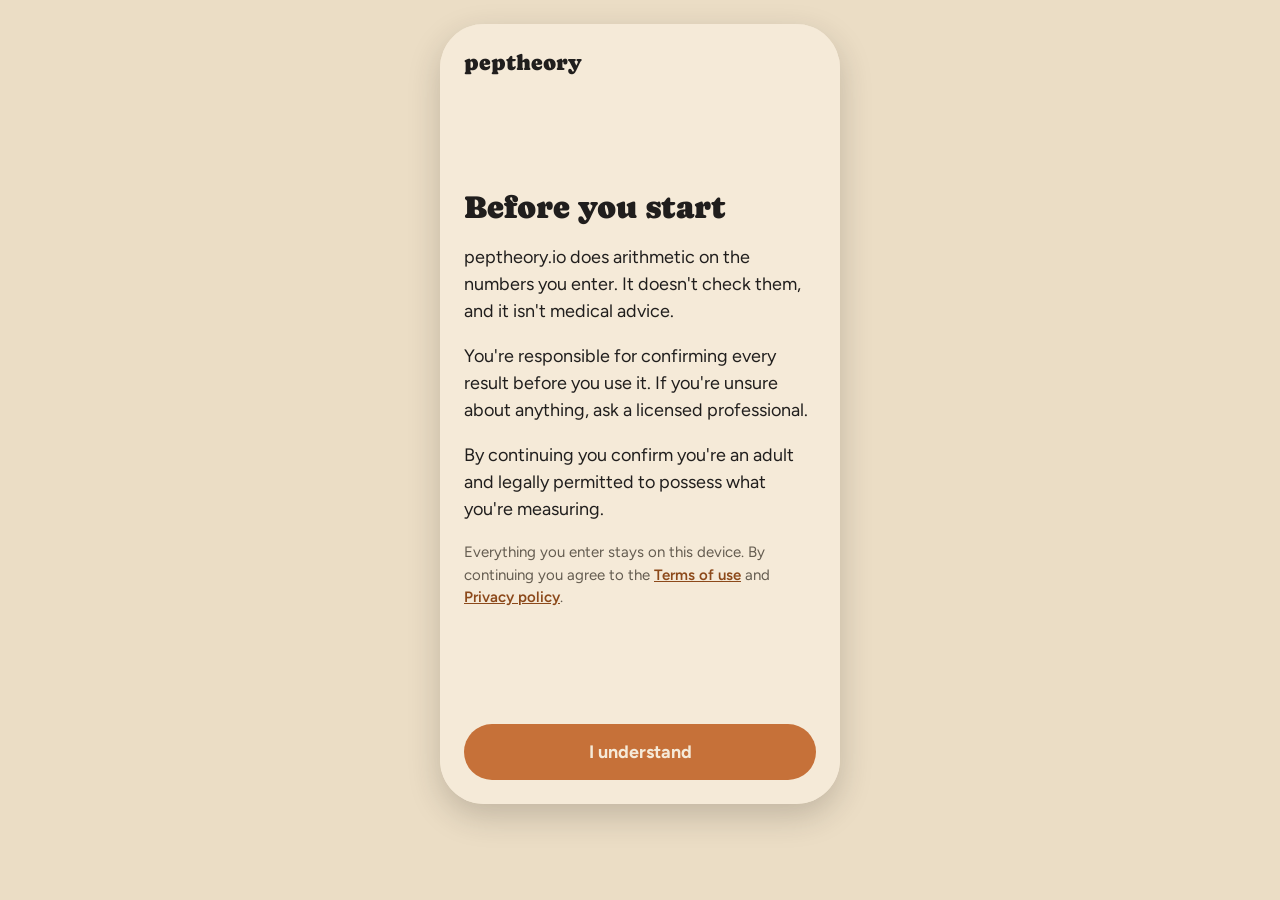
<file: index.html>
<!DOCTYPE html>
<html lang="en">
<head>
<meta charset="utf-8">
<meta name="viewport" content="width=device-width, initial-scale=1, viewport-fit=cover">
<meta name="theme-color" content="#f5ead8">
<title>peptheory — compound reconstitution guide</title>
<meta name="description" content="Step-by-step compound reconstitution math with plain-language syringe lines. Math only. Verify before use.">
<meta property="og:title" content="peptheory">
<meta property="og:description" content="Compound reconstitution guide. Math only. Verify before use.">
<meta property="og:type" content="website">
<meta property="og:site_name" content="peptheory">
<meta name="twitter:card" content="summary">
<link rel="icon" href="assets/favicon.svg" type="image/svg+xml">
<link rel="preconnect" href="https://fonts.googleapis.com">
<link rel="preconnect" href="https://fonts.gstatic.com" crossorigin>
<link href="https://fonts.googleapis.com/css2?family=Caprasimo&family=Figtree:wght@400;500;600;700&display=swap" rel="stylesheet">
<link rel="stylesheet" href="styles.css">
</head>
<body>
<div class="stage"><div id="app" class="phone"></div></div>
<script src="app.js"></script>
</body>
</html>
</file>
<file: styles.css>
:root {
  --bg: #f5ead8; --surface: #ebddc5; --text: #201e1d; --accent: #c67139; --accent-2: #7a8a5e;
  --n100: #f9f4ed; --n200: #eee7db; --n300: #dcd3c4; --n400: #c0b6a5; --n500: #a19786; --n600: #82796a; --n700: #645c50; --n800: #474238;
  --a100: #fff2eb; --a200: #ffe1d0; --a300: #ffc6a5; --a600: #b2622d; --a700: #8c491a; --a800: #643312;
  --s100: #f0fae1; --s200: #e1eecc; --s600: #728157; --s700: #56633f; --s800: #3d472b;
  --font-heading: 'Caprasimo', Georgia, serif; --font-body: 'Figtree', system-ui, sans-serif;
  --shadow-lg: 0 12px 32px rgba(46, 43, 37, .22);
}
* { box-sizing: border-box; }
html, body { margin: 0; background: var(--surface); font-family: var(--font-body); color: var(--text); -webkit-text-size-adjust: 100%; }
a { color: var(--a700); } a:hover { color: var(--a800); }
input[type=number]::-webkit-inner-spin-button, input[type=number]::-webkit-outer-spin-button { -webkit-appearance: none; margin: 0; }
input[type=number] { -moz-appearance: textfield; appearance: textfield; }
button { font: inherit; cursor: pointer; }
:focus-visible { outline: 2px solid var(--accent); outline-offset: 2px; }
::selection { background: var(--a200); }

.stage { min-height: 100dvh; display: flex; justify-content: center; align-items: flex-start; padding: 24px 12px; }
@media (max-width: 480px) { .stage { padding: 0; background: var(--bg); } .phone { border-radius: 0 !important; box-shadow: none !important; min-height: 100dvh !important; } .overlay { border-radius: 0 !important; } }
.phone { position: relative; width: 100%; max-width: 400px; min-height: 780px; background: var(--bg); border-radius: 44px; box-shadow: var(--shadow-lg); display: flex; flex-direction: column; padding: 28px 24px 24px; gap: 20px; }
.overlay { position: absolute; inset: 0; border-radius: 44px; background: var(--bg); display: flex; flex-direction: column; padding: 28px 24px 24px; gap: 20px; z-index: 2; overflow: hidden; }
.brand { font-family: var(--font-heading); font-size: 22px; line-height: 1; }
.bar { display: flex; align-items: center; justify-content: space-between; gap: 12px; }
.col { display: flex; flex-direction: column; gap: 18px; flex: 1; }
.kicker { font-size: 13px; font-weight: 700; letter-spacing: .1em; text-transform: uppercase; color: var(--a700); }
.kicker.sage { color: var(--s700); }
h1 { font-family: var(--font-heading); font-weight: 400; font-size: 32px; line-height: 1.15; margin: 0; text-wrap: pretty; }
h1.sage { color: var(--s800); }
p { margin: 0; }
.lead { font-size: 17px; line-height: 1.5; color: var(--n700); }
.body { font-size: 18px; line-height: 1.5; }
.small { font-size: 15px; line-height: 1.5; color: var(--n700); }
.sub { font-size: 15px; font-weight: 600; color: var(--n700); }
.step-text { font-size: 24px; line-height: 1.35; font-weight: 500; text-wrap: pretty; }
.echo { font-size: 16px; font-weight: 600; line-height: 1.45; color: var(--n800); }

.btn { display: inline-flex; align-items: center; justify-content: center; gap: 10px; border-radius: 999px; border: 0; min-height: 56px; padding: 0 22px; font-size: 18px; font-weight: 700; transition: background .15s, color .15s; }
.btn:disabled { opacity: .45; cursor: default; }
.btn-primary { background: var(--accent); color: var(--bg); }
.btn-primary:not(:disabled):hover { background: var(--a600); } .btn-primary:not(:disabled):active { background: var(--a700); }
.btn-secondary { background: transparent; color: var(--text); border: 1px solid rgba(32, 30, 29, .16); font-size: 17px; font-weight: 600; }
.btn-secondary:not(:disabled):hover { background: rgba(32, 30, 29, .06); } .btn-secondary:not(:disabled):active { background: rgba(32, 30, 29, .14); }
.btn-ghost { background: transparent; color: var(--a700); min-height: 40px; padding: 0 12px; font-size: 15px; font-weight: 600; white-space: nowrap; }
.btn-ghost:hover { background: var(--a100); } .btn-ghost:active { background: var(--a200); }
.btn-ghost.sage { color: var(--s800); } .btn-ghost.sage:hover { background: var(--s100); }
.btn-ghost.muted { color: var(--n600); }
.btn-ghost.sm { min-height: 32px; padding: 0 10px; font-size: 14px; }
.btn-icon { width: 40px; height: 40px; padding: 0; color: var(--n600); }
.grow { flex: 1; }
.row { display: flex; gap: 10px; }
.actions { display: flex; gap: 10px; margin-top: auto; }

.field { display: flex; align-items: center; gap: 12px; background: var(--n100); border: 2px solid var(--n300); border-radius: 999px; padding: 10px 24px; margin-top: 8px; }
.field:focus-within, .field.on { border-color: var(--accent); }
.field input { flex: 1; min-width: 0; font: inherit; font-size: 44px; font-weight: 600; border: 0; outline: 0; background: transparent; color: var(--text); caret-color: var(--accent); padding: 0; }
.field .unit { font-size: 22px; font-weight: 600; color: var(--n600); }
.text-input { flex: 1; min-width: 0; font: inherit; font-size: 17px; font-weight: 600; border: 2px solid var(--n300); border-radius: 999px; background: var(--n100); color: var(--text); padding: 0 18px; min-height: 52px; outline: 0; caret-color: var(--accent); }
.text-input:focus { border-color: var(--accent); }

.seg { display: flex; gap: 8px; }
.seg button { flex: 1; padding: 14px; border-radius: 999px; border: 2px solid var(--n300); background: var(--n100); color: var(--n700); font-size: 18px; font-weight: 700; }
.seg button span { font-size: 13px; font-weight: 600; display: block; }
.seg button.on { border-color: var(--accent); background: var(--a100); color: var(--a800); }
.choice { display: flex; flex-direction: column; width: 100%; gap: 14px; padding: 20px 24px; border-radius: 28px; border: 2px solid var(--n300); background: var(--n100); color: var(--text); text-align: left; }
.choice.on { border-color: var(--accent); background: var(--a100); }
.choice .head { display: flex; justify-content: space-between; align-items: baseline; gap: 12px; }
.choice .head b { font-size: 28px; font-weight: 700; white-space: nowrap; }
.choice .head span { font-size: 16px; color: var(--n700); white-space: nowrap; }
.choice svg { width: 100%; display: block; }

.card { display: flex; flex-direction: column; gap: 6px; background: var(--n100); border-radius: 28px; padding: 18px 20px; }
.card b { font-size: 18px; }
.card p { font-size: 16px; line-height: 1.5; color: var(--n700); }
.rec { display: flex; align-items: center; justify-content: space-between; gap: 12px; padding: 18px 24px; border-radius: 28px; background: var(--s100); margin-top: 8px; }
.rec .l, .rec .r { display: flex; flex-direction: column; gap: 2px; }
.rec .r { text-align: right; }
.rec .big { font-size: 28px; font-weight: 700; }
.rec .u { font-size: 22px; font-weight: 700; color: var(--s800); }
.rec .m { font-size: 15px; color: var(--n700); }
.rec .m2 { font-size: 14px; color: var(--n700); }
.note { font-size: 15px; line-height: 1.45; color: var(--a800); background: var(--a100); border-radius: 20px; padding: 12px 16px; }
.done { display: flex; flex-direction: column; gap: 10px; }
.done div { display: flex; gap: 12px; align-items: flex-start; color: var(--n600); font-size: 15px; line-height: 1.4; }
.done span:first-child { flex: none; width: 24px; height: 24px; border-radius: 999px; background: var(--s200); color: var(--s800); display: inline-flex; align-items: center; justify-content: center; font-size: 13px; font-weight: 700; }
.cur { display: flex; gap: 14px; align-items: flex-start; }
.cur .n { flex: none; width: 40px; height: 40px; border-radius: 999px; background: var(--accent); color: var(--bg); display: inline-flex; align-items: center; justify-content: center; font-size: 20px; font-weight: 700; }
.how { margin: -6px 0 0 54px; font-size: 16px; line-height: 1.5; color: var(--n700); }
.diagram { background: var(--n100); border-radius: 28px; padding: 20px 12px 12px; margin-top: 6px; }
.diagram svg { width: 100%; display: block; overflow: visible; }
.diagram.vial svg { max-width: 260px; margin: 0 auto; }
.diagram.img { padding: 12px; overflow: hidden; }
.diagram img { width: 100%; display: block; border-radius: 20px; }
.diagram .cap { text-align: center; font-size: 14px; font-weight: 600; color: var(--n600); margin-top: 4px; }
.anim { transition: all .9s cubic-bezier(.25,.1,.25,1); }
.pushing .anim { transition: all 1.8s cubic-bezier(.55,.05,.35,1); }

.tracker { display: flex; flex-direction: column; gap: 12px; padding: 16px 18px; background: var(--s100); border-radius: 28px; }
.tracker .dots { display: flex; gap: 8px; }
.tracker .dot { width: 32px; height: 32px; border-radius: 999px; border: 2px solid var(--s600); background: transparent; color: var(--s800); font-size: 13px; font-weight: 700; display: inline-flex; align-items: center; justify-content: center; transition: all .2s; }
.tracker .dot.on { background: var(--s600); color: var(--bg); }
.tracker .status { font-size: 15px; font-weight: 600; color: var(--s800); white-space: nowrap; }

.ready { display: flex; flex-direction: column; gap: 18px; align-items: flex-start; padding-top: 12px; }
.check { width: 72px; height: 72px; border-radius: 999px; background: var(--s200); color: var(--s800); display: flex; align-items: center; justify-content: center; }
.ready .draw { font-size: 22px; line-height: 1.35; font-weight: 600; text-wrap: pretty; }
.ready .well { font-size: 16px; line-height: 1.5; font-weight: 600; color: var(--s800); }
.saved-pill { font-size: 16px; font-weight: 600; color: var(--s800); background: var(--s200); border-radius: 999px; padding: 14px 20px; }
.table { display: flex; flex-direction: column; border-radius: 24px; overflow: hidden; background: var(--n100); }
.table .tr { display: grid; grid-template-columns: 1fr auto 1fr; align-items: center; gap: 12px; padding: 12px 20px; border-top: 1px solid var(--n200); }
.table .tr.base { background: var(--a100); }
.table .tr.base .v { color: var(--a700); }
.table .v { font-size: 22px; font-weight: 700; }
.table .v small { font-size: 14px; font-weight: 600; color: var(--n600); }
.table .eq { font-size: 14px; color: var(--n500); }
.table .r { text-align: right; }

.guide { display: flex; flex-direction: column; background: var(--s100); border-radius: 28px; padding: 8px; }
.guide .top { display: flex; align-items: center; gap: 8px; }
.guide .open { flex: 1; min-width: 0; display: flex; flex-direction: column; gap: 3px; text-align: left; background: none; border: 0; padding: 10px 14px; color: var(--text); }
.guide .open .name { font-size: 22px; font-weight: 700; }
.guide .open .sum { font-size: 14px; color: var(--n700); }
.guide .open .last { font-size: 14px; font-weight: 600; color: var(--s800); }
.undo { display: flex; align-items: center; justify-content: space-between; gap: 12px; padding: 8px 8px 8px 20px; background: var(--n200); border-radius: 999px; }
.undo span { font-size: 15px; font-weight: 600; color: var(--n800); }
.verify { margin: auto 0 -8px; text-align: center; font-size: 13px; font-weight: 600; color: var(--n600); }
.links { display: flex; justify-content: center; gap: 16px; font-size: 13px; margin-top: -8px; }
.links a { color: var(--n600); }
.legal-body { flex: 1; overflow: auto; display: flex; flex-direction: column; gap: 14px; padding-bottom: 8px; }
.legal-body b { font-size: 16px; }
.legal-body p { font-size: 15px; line-height: 1.5; color: var(--n800); }
</file>
<file: web/styles.css>
:root {
  --bg: #f5ead8; --surface: #ebddc5; --text: #201e1d; --accent: #c67139; --accent-2: #7a8a5e;
  --n100: #f9f4ed; --n200: #eee7db; --n300: #dcd3c4; --n400: #c0b6a5; --n500: #a19786; --n600: #82796a; --n700: #645c50; --n800: #474238;
  --a100: #fff2eb; --a200: #ffe1d0; --a300: #ffc6a5; --a600: #b2622d; --a700: #8c491a; --a800: #643312;
  --s100: #f0fae1; --s200: #e1eecc; --s600: #728157; --s700: #56633f; --s800: #3d472b;
  --font-heading: 'Caprasimo', Georgia, serif; --font-body: 'Figtree', system-ui, sans-serif;
  --shadow-lg: 0 12px 32px rgba(46, 43, 37, .22);
}
* { box-sizing: border-box; }
html, body { margin: 0; background: var(--surface); font-family: var(--font-body); color: var(--text); -webkit-text-size-adjust: 100%; }
a { color: var(--a700); } a:hover { color: var(--a800); }
input[type=number]::-webkit-inner-spin-button, input[type=number]::-webkit-outer-spin-button { -webkit-appearance: none; margin: 0; }
input[type=number] { -moz-appearance: textfield; appearance: textfield; }
button { font: inherit; cursor: pointer; }
:focus-visible { outline: 2px solid var(--accent); outline-offset: 2px; }
::selection { background: var(--a200); }

.stage { min-height: 100dvh; display: flex; justify-content: center; align-items: flex-start; padding: 24px 12px; }
@media (max-width: 480px) { .stage { padding: 0; background: var(--bg); } .phone { border-radius: 0 !important; box-shadow: none !important; min-height: 100dvh !important; } .overlay { border-radius: 0 !important; } }
.phone { position: relative; width: 100%; max-width: 400px; min-height: 780px; background: var(--bg); border-radius: 44px; box-shadow: var(--shadow-lg); display: flex; flex-direction: column; padding: 28px 24px 24px; gap: 20px; }
.overlay { position: absolute; inset: 0; border-radius: 44px; background: var(--bg); display: flex; flex-direction: column; padding: 28px 24px 24px; gap: 20px; z-index: 2; overflow: hidden; }
.brand { font-family: var(--font-heading); font-size: 22px; line-height: 1; }
.bar { display: flex; align-items: center; justify-content: space-between; gap: 12px; }
.col { display: flex; flex-direction: column; gap: 18px; flex: 1; }
.kicker { font-size: 13px; font-weight: 700; letter-spacing: .1em; text-transform: uppercase; color: var(--a700); }
.kicker.sage { color: var(--s700); }
h1 { font-family: var(--font-heading); font-weight: 400; font-size: 32px; line-height: 1.15; margin: 0; text-wrap: pretty; }
h1.sage { color: var(--s800); }
p { margin: 0; }
.lead { font-size: 17px; line-height: 1.5; color: var(--n700); }
.body { font-size: 18px; line-height: 1.5; }
.small { font-size: 15px; line-height: 1.5; color: var(--n700); }
.sub { font-size: 15px; font-weight: 600; color: var(--n700); }
.step-text { font-size: 24px; line-height: 1.35; font-weight: 500; text-wrap: pretty; }
.echo { font-size: 16px; font-weight: 600; line-height: 1.45; color: var(--n800); }

.btn { display: inline-flex; align-items: center; justify-content: center; gap: 10px; border-radius: 999px; border: 0; min-height: 56px; padding: 0 22px; font-size: 18px; font-weight: 700; transition: background .15s, color .15s; }
.btn:disabled { opacity: .45; cursor: default; }
.btn-primary { background: var(--accent); color: var(--bg); }
.btn-primary:not(:disabled):hover { background: var(--a600); } .btn-primary:not(:disabled):active { background: var(--a700); }
.btn-secondary { background: transparent; color: var(--text); border: 1px solid rgba(32, 30, 29, .16); font-size: 17px; font-weight: 600; }
.btn-secondary:not(:disabled):hover { background: rgba(32, 30, 29, .06); } .btn-secondary:not(:disabled):active { background: rgba(32, 30, 29, .14); }
.btn-ghost { background: transparent; color: var(--a700); min-height: 40px; padding: 0 12px; font-size: 15px; font-weight: 600; white-space: nowrap; }
.btn-ghost:hover { background: var(--a100); } .btn-ghost:active { background: var(--a200); }
.btn-ghost.sage { color: var(--s800); } .btn-ghost.sage:hover { background: var(--s100); }
.btn-ghost.muted { color: var(--n600); }
.btn-ghost.sm { min-height: 32px; padding: 0 10px; font-size: 14px; }
.btn-icon { width: 40px; height: 40px; padding: 0; color: var(--n600); }
.grow { flex: 1; }
.row { display: flex; gap: 10px; }
.actions { display: flex; gap: 10px; margin-top: auto; }

.field { display: flex; align-items: center; gap: 12px; background: var(--n100); border: 2px solid var(--n300); border-radius: 999px; padding: 10px 24px; margin-top: 8px; }
.field:focus-within, .field.on { border-color: var(--accent); }
.field input { flex: 1; min-width: 0; font: inherit; font-size: 44px; font-weight: 600; border: 0; outline: 0; background: transparent; color: var(--text); caret-color: var(--accent); padding: 0; }
.field .unit { font-size: 22px; font-weight: 600; color: var(--n600); }
.text-input { flex: 1; min-width: 0; font: inherit; font-size: 17px; font-weight: 600; border: 2px solid var(--n300); border-radius: 999px; background: var(--n100); color: var(--text); padding: 0 18px; min-height: 52px; outline: 0; caret-color: var(--accent); }
.text-input:focus { border-color: var(--accent); }

.seg { display: flex; gap: 8px; }
.seg button { flex: 1; padding: 14px; border-radius: 999px; border: 2px solid var(--n300); background: var(--n100); color: var(--n700); font-size: 18px; font-weight: 700; }
.seg button span { font-size: 13px; font-weight: 600; display: block; }
.seg button.on { border-color: var(--accent); background: var(--a100); color: var(--a800); }
.choice { display: flex; flex-direction: column; width: 100%; gap: 14px; padding: 20px 24px; border-radius: 28px; border: 2px solid var(--n300); background: var(--n100); color: var(--text); text-align: left; }
.choice.on { border-color: var(--accent); background: var(--a100); }
.choice .head { display: flex; justify-content: space-between; align-items: baseline; gap: 12px; }
.choice .head b { font-size: 28px; font-weight: 700; white-space: nowrap; }
.choice .head span { font-size: 16px; color: var(--n700); white-space: nowrap; }
.choice svg { width: 100%; display: block; }

.card { display: flex; flex-direction: column; gap: 6px; background: var(--n100); border-radius: 28px; padding: 18px 20px; }
.card b { font-size: 18px; }
.card p { font-size: 16px; line-height: 1.5; color: var(--n700); }
.rec { display: flex; align-items: center; justify-content: space-between; gap: 12px; padding: 18px 24px; border-radius: 28px; background: var(--a100); margin-top: 8px; }
.rec .l, .rec .r { display: flex; flex-direction: column; gap: 2px; }
.rec .r { text-align: right; }
.rec .big { font-size: 28px; font-weight: 700; }
.rec .u { font-size: 22px; font-weight: 700; color: var(--a700); }
.rec .m { font-size: 15px; color: var(--n700); }
.rec .m2 { font-size: 14px; color: var(--n700); }
.note { font-size: 15px; line-height: 1.45; color: var(--a800); background: var(--a100); border-radius: 20px; padding: 12px 16px; }
.done { display: flex; flex-direction: column; gap: 10px; }
.done div { display: flex; gap: 12px; align-items: flex-start; color: var(--n600); font-size: 15px; line-height: 1.4; }
.done span:first-child { flex: none; width: 24px; height: 24px; border-radius: 999px; background: var(--s200); color: var(--s800); display: inline-flex; align-items: center; justify-content: center; font-size: 13px; font-weight: 700; }
.cur { display: flex; gap: 14px; align-items: flex-start; }
.cur .n { flex: none; width: 40px; height: 40px; border-radius: 999px; background: var(--accent); color: var(--bg); display: inline-flex; align-items: center; justify-content: center; font-size: 20px; font-weight: 700; }
.how { margin: -6px 0 0 54px; font-size: 16px; line-height: 1.5; color: var(--n700); }
.diagram { background: var(--n100); border-radius: 28px; padding: 20px 12px 12px; margin-top: 6px; }
.diagram svg { width: 100%; display: block; overflow: visible; }
.diagram.vial svg { max-width: 260px; margin: 0 auto; }
.diagram.img { padding: 12px; overflow: hidden; }
.diagram img { width: 100%; display: block; border-radius: 20px; }
.diagram .cap { text-align: center; font-size: 14px; font-weight: 600; color: var(--n600); margin-top: 4px; }
.anim { transition: all .9s cubic-bezier(.25,.1,.25,1); }
.pushing .anim { transition: all 1.8s cubic-bezier(.55,.05,.35,1); }

.tracker { display: flex; flex-direction: column; gap: 12px; padding: 16px 18px; background: var(--s100); border-radius: 28px; }
.tracker .dots { display: flex; gap: 8px; }
.tracker .dot { width: 32px; height: 32px; border-radius: 999px; border: 2px solid var(--s600); background: transparent; color: var(--s800); font-size: 13px; font-weight: 700; display: inline-flex; align-items: center; justify-content: center; transition: all .2s; }
.tracker .dot.on { background: var(--s600); color: var(--bg); }
.tracker .status { font-size: 15px; font-weight: 600; color: var(--s800); white-space: nowrap; }

.ready { display: flex; flex-direction: column; gap: 18px; align-items: flex-start; padding-top: 12px; }
.check { width: 72px; height: 72px; border-radius: 999px; background: var(--s200); color: var(--s800); display: flex; align-items: center; justify-content: center; }
.ready .draw { font-size: 22px; line-height: 1.35; font-weight: 600; text-wrap: pretty; }
.ready .well { font-size: 16px; line-height: 1.5; font-weight: 600; color: var(--s800); }
.saved-pill { font-size: 16px; font-weight: 600; color: var(--s800); background: var(--s200); border-radius: 999px; padding: 14px 20px; }
.table { display: flex; flex-direction: column; border-radius: 24px; overflow: hidden; background: var(--n100); }
.table .tr { display: grid; grid-template-columns: 1fr auto 1fr; align-items: center; gap: 12px; padding: 12px 20px; border-top: 1px solid var(--n200); }
.table .tr.base { background: var(--a100); }
.table .tr.base .v { color: var(--a700); }
.table .v { font-size: 22px; font-weight: 700; }
.table .v small { font-size: 14px; font-weight: 600; color: var(--n600); }
.table .eq { font-size: 14px; color: var(--n500); }
.table .r { text-align: right; }

.guide { display: flex; flex-direction: column; background: var(--s100); border-radius: 28px; padding: 8px; }
.guide .top { display: flex; align-items: center; gap: 8px; }
.guide .open { flex: 1; min-width: 0; display: flex; flex-direction: column; gap: 3px; text-align: left; background: none; border: 0; padding: 10px 14px; color: var(--text); }
.guide .open .name { font-size: 22px; font-weight: 700; }
.guide .open .sum { font-size: 14px; color: var(--n700); }
.guide .open .last { font-size: 14px; font-weight: 600; color: var(--s800); }
.undo { display: flex; align-items: center; justify-content: space-between; gap: 12px; padding: 8px 8px 8px 20px; background: var(--n200); border-radius: 999px; }
.undo span { font-size: 15px; font-weight: 600; color: var(--n800); }
.verify { margin: auto 0 -8px; text-align: center; font-size: 13px; font-weight: 600; color: var(--n600); }
.links { display: flex; justify-content: center; gap: 16px; font-size: 13px; margin-top: -8px; }
.links a { color: var(--n600); }
.legal-body { flex: 1; overflow: auto; display: flex; flex-direction: column; gap: 14px; padding-bottom: 8px; }
.legal-body b { font-size: 16px; }
.legal-body p { font-size: 15px; line-height: 1.5; color: var(--n800); }
</file>
